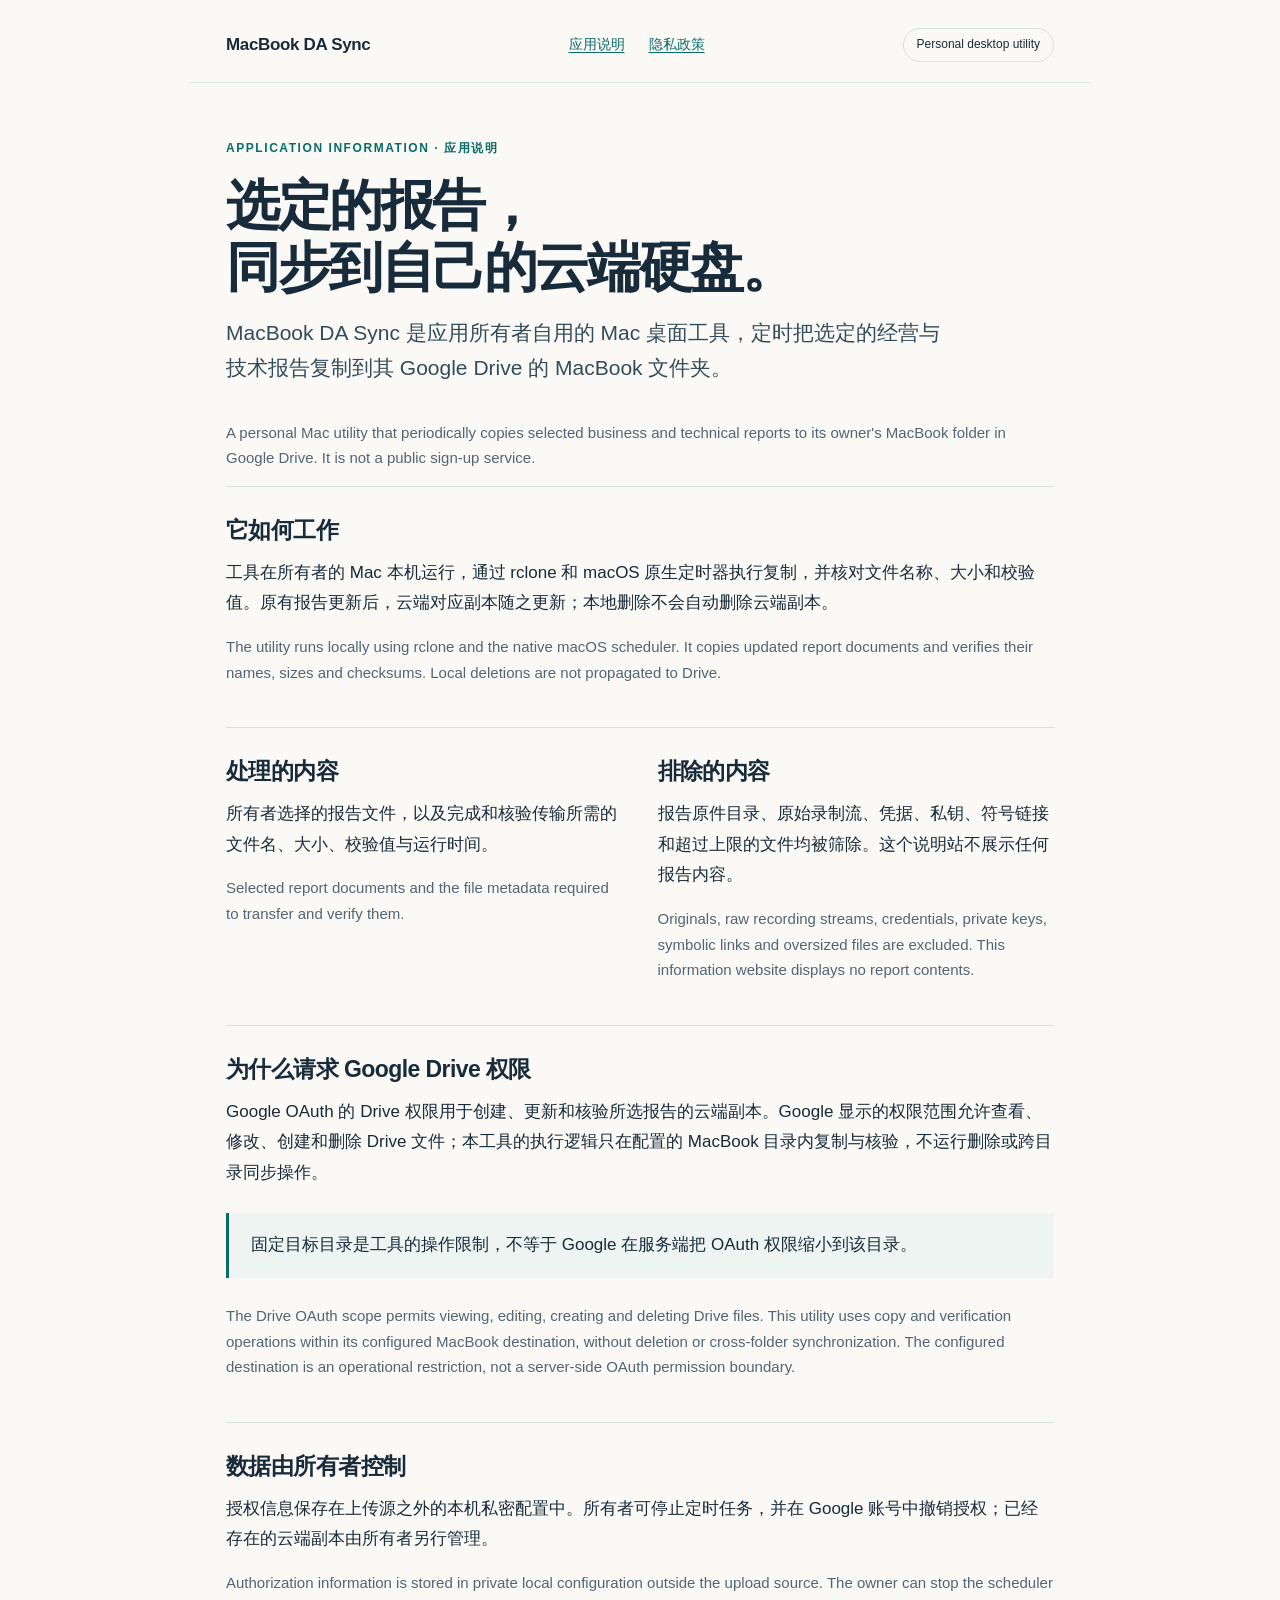
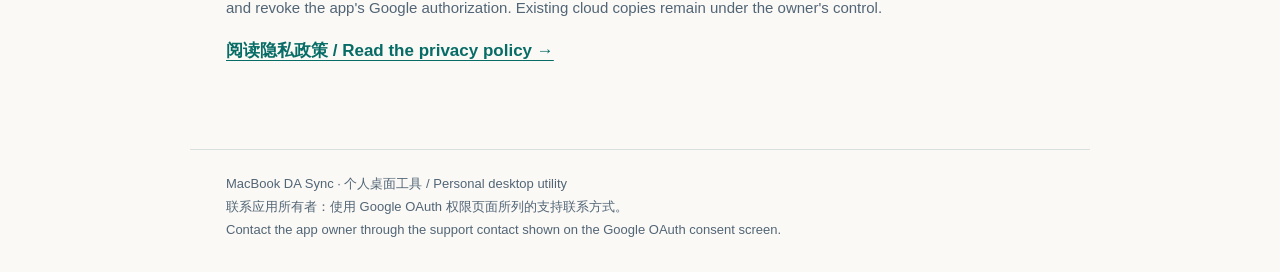
<file: index.html>
<!doctype html>
<html lang="zh-CN"><head><meta charset="utf-8"><meta name="viewport" content="width=device-width,initial-scale=1"><meta name="description" content="MacBook DA Sync personal desktop report synchronization utility."><meta name="referrer" content="no-referrer"><meta http-equiv="Content-Security-Policy" content="default-src 'none'; style-src 'self'; img-src 'none'; script-src 'none'; connect-src 'none'; base-uri 'none'; form-action 'none'"><title>应用说明 / Application information · MacBook DA Sync</title><link rel="stylesheet" href="style.css"></head>
<body><a class="skip" href="#main">跳至正文</a><header><a class="brand" href="index.html">MacBook DA Sync</a><nav class="nav" aria-label="页面导航"><a href="index.html" aria-current="page">应用说明</a><a href="privacy.html">隐私政策</a></nav><span class="pill">Personal desktop utility</span></header><main id="main"><p class="eyebrow">Application information · 应用说明</p><h1>选定的报告，<br>同步到自己的云端硬盘。</h1><p class="lead">MacBook DA Sync 是应用所有者自用的 Mac 桌面工具，定时把选定的经营与技术报告复制到其 Google Drive 的 MacBook 文件夹。</p><p class="en" lang="en">A personal Mac utility that periodically copies selected business and technical reports to its owner's MacBook folder in Google Drive. It is not a public sign-up service.</p>
<section><h2>它如何工作</h2><p>工具在所有者的 Mac 本机运行，通过 rclone 和 macOS 原生定时器执行复制，并核对文件名称、大小和校验值。原有报告更新后，云端对应副本随之更新；本地删除不会自动删除云端副本。</p><p class="en" lang="en">The utility runs locally using rclone and the native macOS scheduler. It copies updated report documents and verifies their names, sizes and checksums. Local deletions are not propagated to Drive.</p></section>
<section class="two"><div><h2>处理的内容</h2><p>所有者选择的报告文件，以及完成和核验传输所需的文件名、大小、校验值与运行时间。</p><p class="en" lang="en">Selected report documents and the file metadata required to transfer and verify them.</p></div><div><h2>排除的内容</h2><p>报告原件目录、原始录制流、凭据、私钥、符号链接和超过上限的文件均被筛除。这个说明站不展示任何报告内容。</p><p class="en" lang="en">Originals, raw recording streams, credentials, private keys, symbolic links and oversized files are excluded. This information website displays no report contents.</p></div></section>
<section><h2>为什么请求 Google Drive 权限</h2><p>Google OAuth 的 Drive 权限用于创建、更新和核验所选报告的云端副本。Google 显示的权限范围允许查看、修改、创建和删除 Drive 文件；本工具的执行逻辑只在配置的 MacBook 目录内复制与核验，不运行删除或跨目录同步操作。</p><div class="note">固定目标目录是工具的操作限制，不等于 Google 在服务端把 OAuth 权限缩小到该目录。</div><p class="en" lang="en">The Drive OAuth scope permits viewing, editing, creating and deleting Drive files. This utility uses copy and verification operations within its configured MacBook destination, without deletion or cross-folder synchronization. The configured destination is an operational restriction, not a server-side OAuth permission boundary.</p></section>
<section><h2>数据由所有者控制</h2><p>授权信息保存在上传源之外的本机私密配置中。所有者可停止定时任务，并在 Google 账号中撤销授权；已经存在的云端副本由所有者另行管理。</p><p class="en" lang="en">Authorization information is stored in private local configuration outside the upload source. The owner can stop the scheduler and revoke the app's Google authorization. Existing cloud copies remain under the owner's control.</p><p><a class="text-link" href="privacy.html">阅读隐私政策 / Read the privacy policy →</a></p></section></main><footer>MacBook DA Sync · 个人桌面工具 / Personal desktop utility<br>联系应用所有者：使用 Google OAuth 权限页面所列的支持联系方式。<br><span lang="en">Contact the app owner through the support contact shown on the Google OAuth consent screen.</span></footer></body></html>
</file>
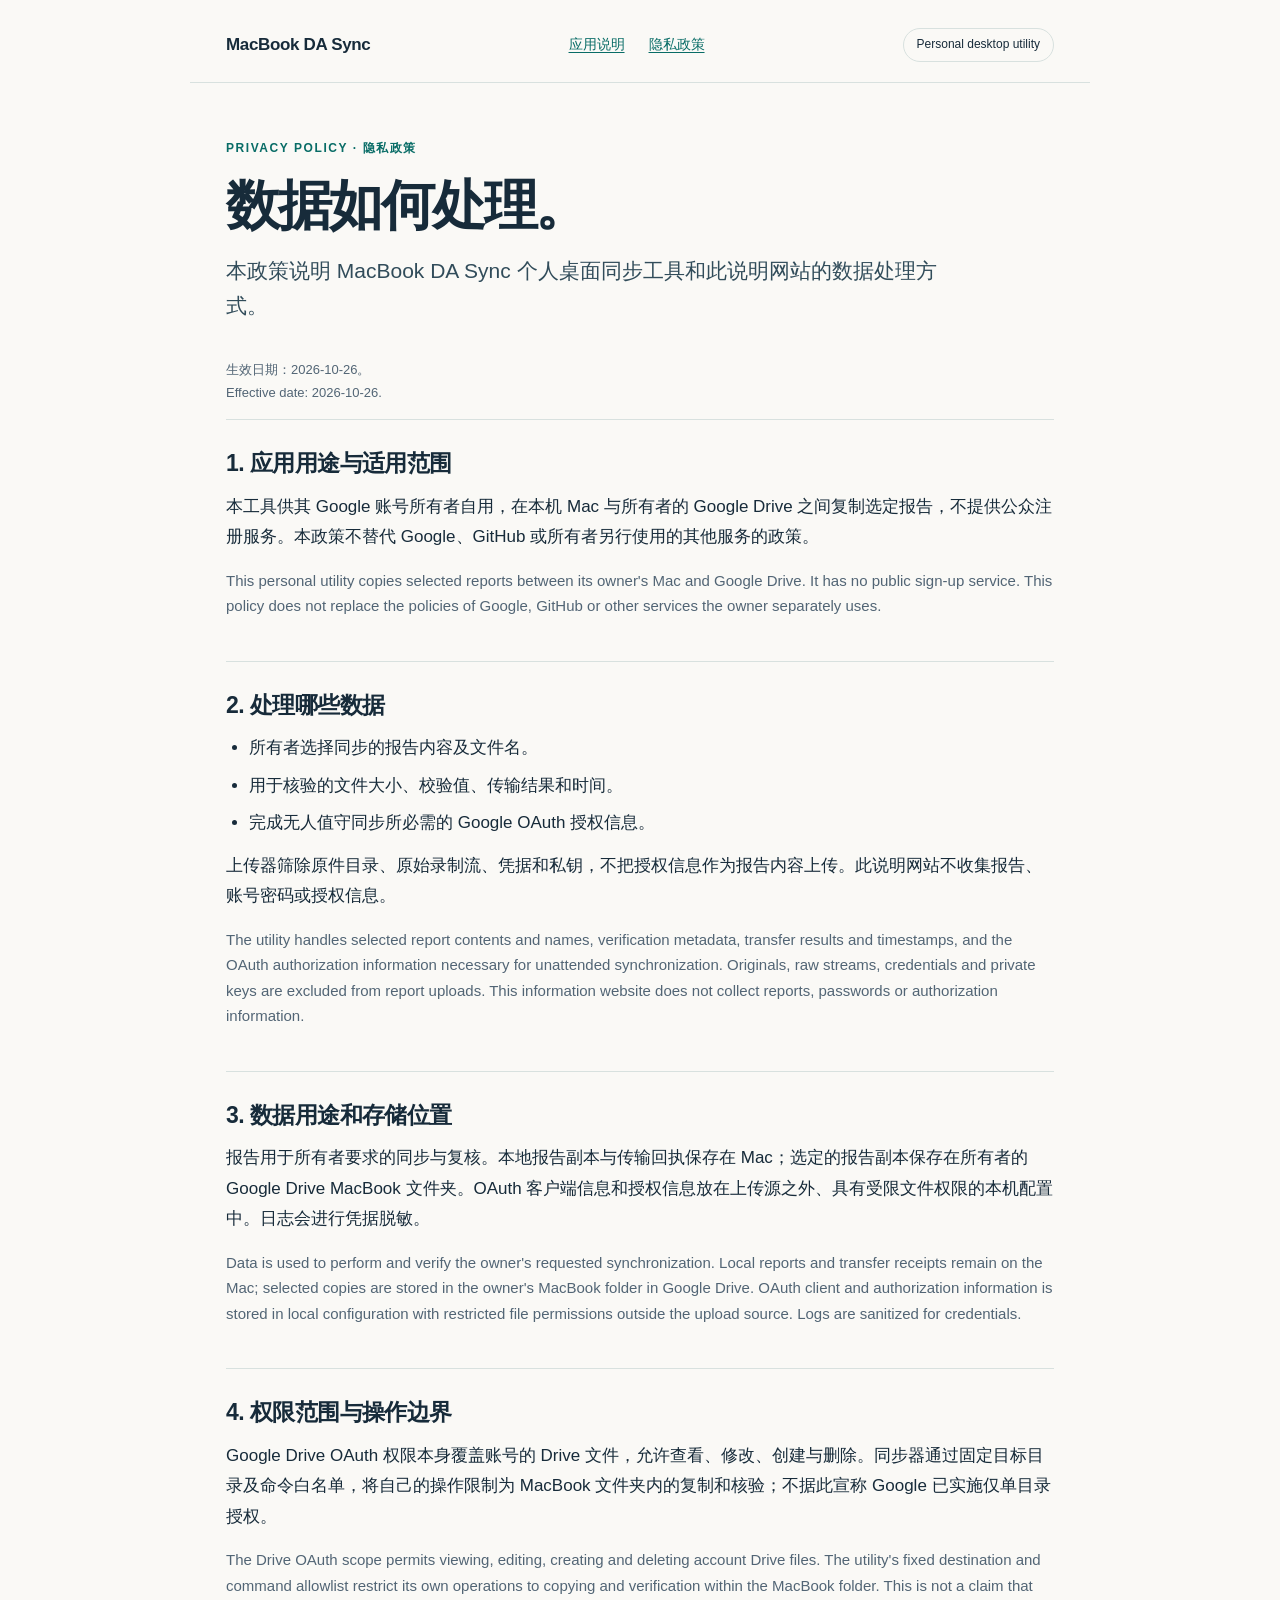
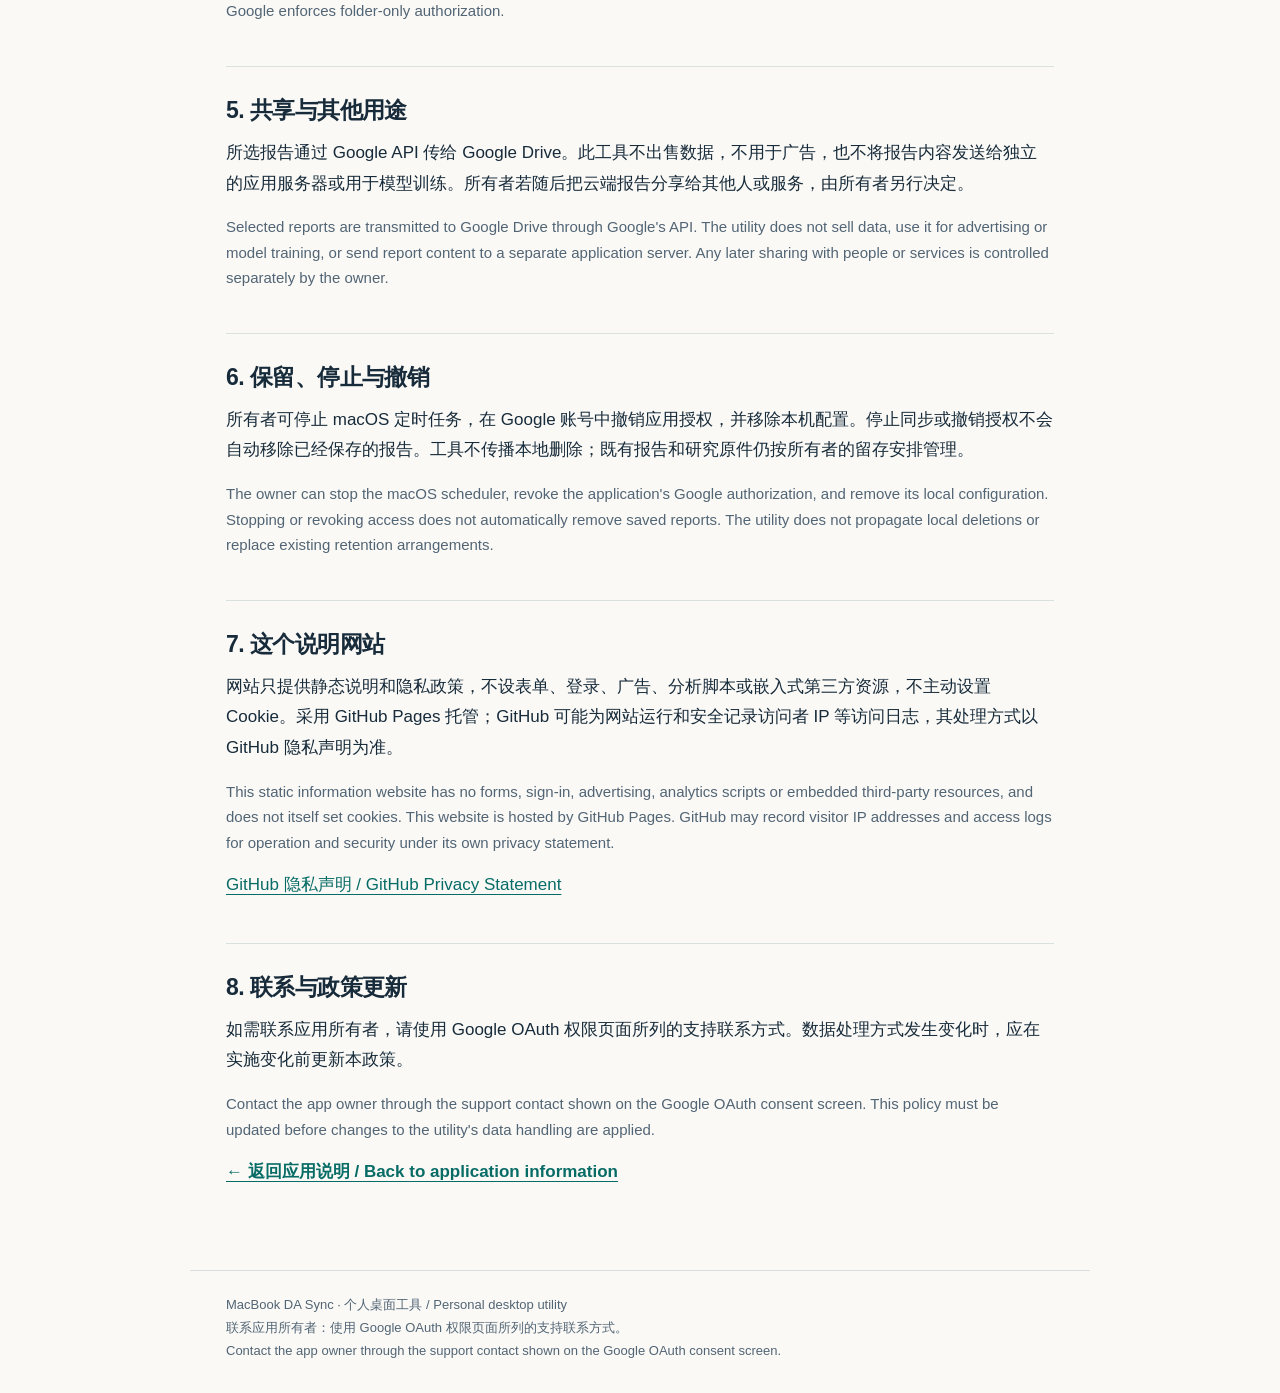
<file: privacy.html>
<!doctype html>
<html lang="zh-CN"><head><meta charset="utf-8"><meta name="viewport" content="width=device-width,initial-scale=1"><meta name="description" content="How MacBook DA Sync handles selected reports and Google authorization information."><meta name="referrer" content="no-referrer"><meta http-equiv="Content-Security-Policy" content="default-src 'none'; style-src 'self'; img-src 'none'; script-src 'none'; connect-src 'none'; base-uri 'none'; form-action 'none'"><title>隐私政策 / Privacy policy · MacBook DA Sync</title><link rel="stylesheet" href="style.css"></head>
<body><a class="skip" href="#main">跳至正文</a><header><a class="brand" href="index.html">MacBook DA Sync</a><nav class="nav" aria-label="页面导航"><a href="index.html">应用说明</a><a href="privacy.html" aria-current="page">隐私政策</a></nav><span class="pill">Personal desktop utility</span></header><main id="main"><p class="eyebrow">Privacy policy · 隐私政策</p><h1>数据如何处理。</h1><p class="lead">本政策说明 MacBook DA Sync 个人桌面同步工具和此说明网站的数据处理方式。</p><p class="meta">生效日期：2026-10-26。<br><span lang="en">Effective date: 2026-10-26.</span></p>
<section><h2>1. 应用用途与适用范围</h2><p>本工具供其 Google 账号所有者自用，在本机 Mac 与所有者的 Google Drive 之间复制选定报告，不提供公众注册服务。本政策不替代 Google、GitHub 或所有者另行使用的其他服务的政策。</p><p class="en" lang="en">This personal utility copies selected reports between its owner's Mac and Google Drive. It has no public sign-up service. This policy does not replace the policies of Google, GitHub or other services the owner separately uses.</p></section>
<section><h2>2. 处理哪些数据</h2><ul><li>所有者选择同步的报告内容及文件名。</li><li>用于核验的文件大小、校验值、传输结果和时间。</li><li>完成无人值守同步所必需的 Google OAuth 授权信息。</li></ul><p>上传器筛除原件目录、原始录制流、凭据和私钥，不把授权信息作为报告内容上传。此说明网站不收集报告、账号密码或授权信息。</p><p class="en" lang="en">The utility handles selected report contents and names, verification metadata, transfer results and timestamps, and the OAuth authorization information necessary for unattended synchronization. Originals, raw streams, credentials and private keys are excluded from report uploads. This information website does not collect reports, passwords or authorization information.</p></section>
<section><h2>3. 数据用途和存储位置</h2><p>报告用于所有者要求的同步与复核。本地报告副本与传输回执保存在 Mac；选定的报告副本保存在所有者的 Google Drive MacBook 文件夹。OAuth 客户端信息和授权信息放在上传源之外、具有受限文件权限的本机配置中。日志会进行凭据脱敏。</p><p class="en" lang="en">Data is used to perform and verify the owner's requested synchronization. Local reports and transfer receipts remain on the Mac; selected copies are stored in the owner's MacBook folder in Google Drive. OAuth client and authorization information is stored in local configuration with restricted file permissions outside the upload source. Logs are sanitized for credentials.</p></section>
<section><h2>4. 权限范围与操作边界</h2><p>Google Drive OAuth 权限本身覆盖账号的 Drive 文件，允许查看、修改、创建与删除。同步器通过固定目标目录及命令白名单，将自己的操作限制为 MacBook 文件夹内的复制和核验；不据此宣称 Google 已实施仅单目录授权。</p><p class="en" lang="en">The Drive OAuth scope permits viewing, editing, creating and deleting account Drive files. The utility's fixed destination and command allowlist restrict its own operations to copying and verification within the MacBook folder. This is not a claim that Google enforces folder-only authorization.</p></section>
<section><h2>5. 共享与其他用途</h2><p>所选报告通过 Google API 传给 Google Drive。此工具不出售数据，不用于广告，也不将报告内容发送给独立的应用服务器或用于模型训练。所有者若随后把云端报告分享给其他人或服务，由所有者另行决定。</p><p class="en" lang="en">Selected reports are transmitted to Google Drive through Google's API. The utility does not sell data, use it for advertising or model training, or send report content to a separate application server. Any later sharing with people or services is controlled separately by the owner.</p></section>
<section><h2>6. 保留、停止与撤销</h2><p>所有者可停止 macOS 定时任务，在 Google 账号中撤销应用授权，并移除本机配置。停止同步或撤销授权不会自动移除已经保存的报告。工具不传播本地删除；既有报告和研究原件仍按所有者的留存安排管理。</p><p class="en" lang="en">The owner can stop the macOS scheduler, revoke the application's Google authorization, and remove its local configuration. Stopping or revoking access does not automatically remove saved reports. The utility does not propagate local deletions or replace existing retention arrangements.</p></section>
<section><h2>7. 这个说明网站</h2><p>网站只提供静态说明和隐私政策，不设表单、登录、广告、分析脚本或嵌入式第三方资源，不主动设置 Cookie。采用 GitHub Pages 托管；GitHub 可能为网站运行和安全记录访问者 IP 等访问日志，其处理方式以 GitHub 隐私声明为准。</p><p class="en" lang="en">This static information website has no forms, sign-in, advertising, analytics scripts or embedded third-party resources, and does not itself set cookies. This website is hosted by GitHub Pages. GitHub may record visitor IP addresses and access logs for operation and security under its own privacy statement.</p><p><a href="https://docs.github.com/en/site-policy/privacy-policies/github-general-privacy-statement" rel="noreferrer">GitHub 隐私声明 / GitHub Privacy Statement</a></p></section>
<section><h2>8. 联系与政策更新</h2><p>如需联系应用所有者，请使用 Google OAuth 权限页面所列的支持联系方式。数据处理方式发生变化时，应在实施变化前更新本政策。</p><p class="en" lang="en">Contact the app owner through the support contact shown on the Google OAuth consent screen. This policy must be updated before changes to the utility's data handling are applied.</p><p><a class="text-link" href="index.html">← 返回应用说明 / Back to application information</a></p></section></main><footer>MacBook DA Sync · 个人桌面工具 / Personal desktop utility<br>联系应用所有者：使用 Google OAuth 权限页面所列的支持联系方式。<br><span lang="en">Contact the app owner through the support contact shown on the Google OAuth consent screen.</span></footer></body></html>
</file>
<file: style.css>
@charset "UTF-8";
:root{color-scheme:light;--ink:#172b3a;--muted:#526575;--paper:#faf9f6;--accent:#086c66;--line:#d8e1df}*{box-sizing:border-box}body{margin:0;background:var(--paper);color:var(--ink);font:17px/1.8 -apple-system,BlinkMacSystemFont,"Segoe UI","PingFang SC","Microsoft YaHei",sans-serif}a{color:var(--accent);text-underline-offset:.22em}a:hover{text-decoration-thickness:2px}a:focus-visible{outline:3px solid #dda52c;outline-offset:5px}header,main,footer{max-width:900px;margin:auto;padding:0 36px}header{padding-top:28px;display:flex;align-items:center;justify-content:space-between;gap:20px;border-bottom:1px solid var(--line);padding-bottom:20px}.brand{font-weight:750;text-decoration:none;color:var(--ink);letter-spacing:-.02em}.nav{display:flex;gap:24px;font-size:14px}main{padding-top:55px;padding-bottom:40px}.eyebrow{color:var(--accent);font-size:12px;font-weight:750;letter-spacing:.13em;text-transform:uppercase;margin:0 0 15px}h1{font-size:clamp(34px,5.7vw,54px);line-height:1.15;letter-spacing:-.045em;margin:0 0 18px;max-width:790px}h2{font-size:23px;line-height:1.4;letter-spacing:-.025em;margin:0 0 12px}h3{font-size:16px;margin:20px 0 7px}.lead{font-size:21px;line-height:1.65;max-width:730px;color:#314c5a;margin-bottom:34px}.en{color:var(--muted);font-size:15px;line-height:1.7}section{padding:27px 0;border-top:1px solid var(--line)}p{margin:10px 0 15px}ul{padding-left:23px;margin:12px 0}li{margin:7px 0}.note{background:#edf4f1;border-left:3px solid var(--accent);padding:17px 22px;margin:25px 0}.meta{font-size:13px;color:var(--muted)}.text-link{font-weight:650}.two{display:grid;grid-template-columns:1fr 1fr;gap:35px}.pill{font-size:12px;border:1px solid var(--line);border-radius:30px;padding:5px 13px;white-space:nowrap}footer{border-top:1px solid var(--line);padding-top:22px;padding-bottom:30px;font-size:13px;color:var(--muted)}.skip{position:absolute;left:-9999px}.skip:focus{left:20px;top:10px;background:white;padding:8px}@media(max-width:600px){body{font-size:16px}header,main,footer{padding-left:22px;padding-right:22px}header{flex-wrap:wrap;padding-top:20px;gap:12px}.nav{gap:18px}main{padding-top:34px}h1{font-size:37px}.lead{font-size:19px}.two{grid-template-columns:1fr;gap:10px}.pill{display:none}section{padding:23px 0}}@media print{body{background:white;font-size:11pt}header,main,footer{padding:12px}h1{font-size:28pt}section{break-inside:avoid}.nav,.skip{display:none}}
</file>
